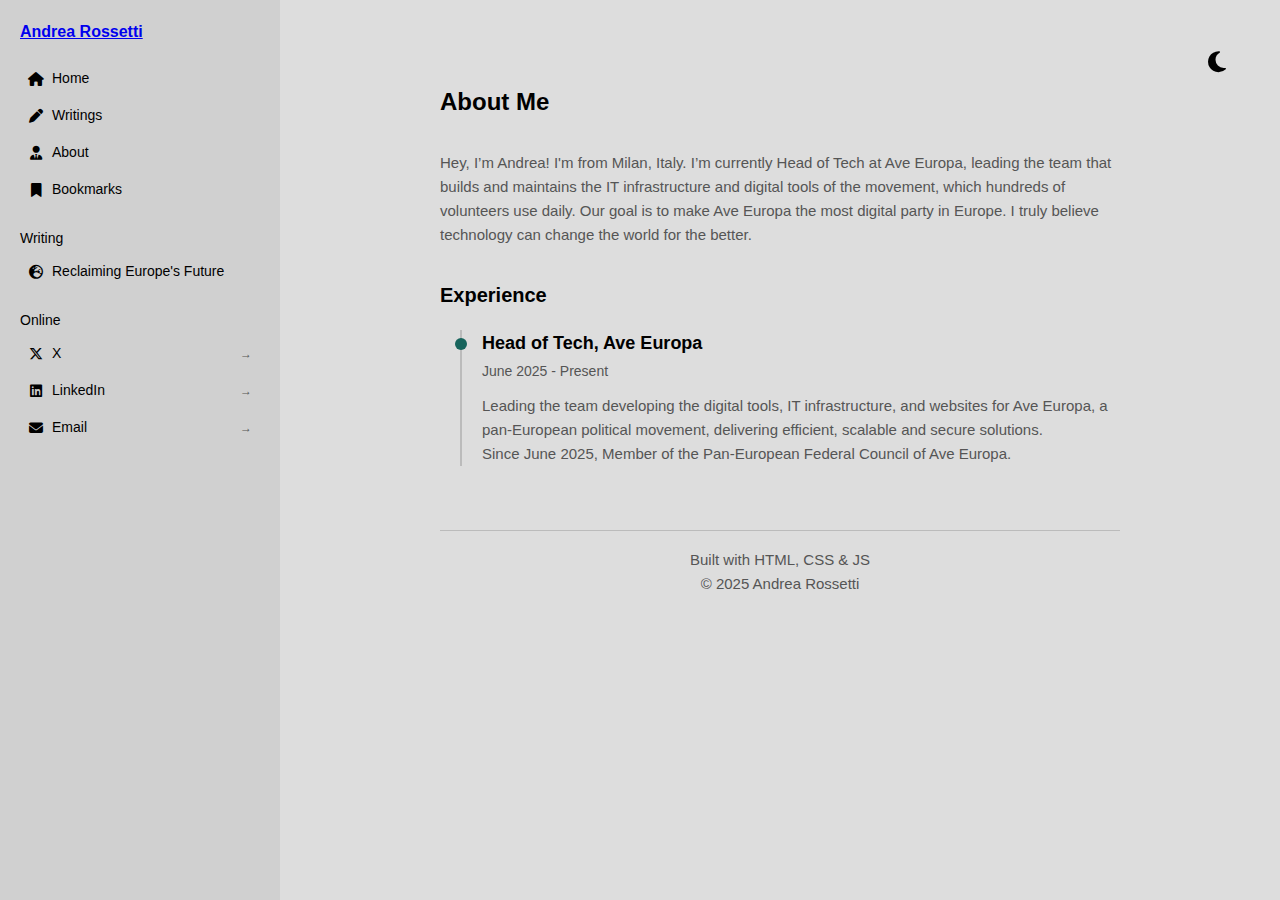
<file: pages/about.html>
<!DOCTYPE html>
<html lang="en">
    <head>
        <meta charset="UTF-8">
        <meta name="viewport" content="width=device-width, initial-scale=1.0">
        <title>About Me - Andrea Rossetti</title>
        <link rel="stylesheet" href="../style.css">
        <link rel="stylesheet" href="https://cdnjs.cloudflare.com/ajax/libs/font-awesome/6.7.0/css/all.min.css">
    </head>
    <body>
        <nav id="sidebar-placeholder" class="sidebar"></nav>
        <button id="theme-toggle" class="theme-toggle"><i class="fas fa-moon"></i></button>
        <main>
            <div class="main-content">
                <h1>About Me</h1>

                <div class="section bio-section">
                    <div class="bio-text">
                        <p>Hey, I’m Andrea! I'm from Milan, Italy. I’m currently Head of Tech at Ave Europa, leading the team that builds and maintains the IT infrastructure and digital tools of the movement, which hundreds of volunteers use daily. Our goal is to make Ave Europa the most digital party in Europe. I truly believe technology can change the world for the better.</p>
                    </div>
                </div>
<!--
                <div class="section experience-section">
                    <h2>Education</h2>
                    <div class="timeline">
                        <div class="timeline-item">
                            <div class="timeline-dot"></div>
                            <div class="timeline-content">
                                <h3>University of Milan, BS in Computer Science</h3>
                                <span class="timeline-date">October 2024 - Present</span>
                                <p><b>Coursework focus</b>: Software Engineering; Networks; Databases; Data Analysis; Programming; Economical, Ethical, Social, and Legal Aspects of IT.</p>
                            </div>
                        </div>
                        <div class="timeline-item">
                            <div class="timeline-dot"></div>
                            <div class="timeline-content">
                                <h3>Liceo Scientifico A. Tosi, Baccalaureate Diploma</h3>
                                <span class="timeline-date">September 2019 - July 2023</span>
                                <p>Final Grade, Italian System: 100.</p>
                                <p><b>Coursework focus</b>: Mathematics, Physics, Computer Science, Chemistry, Biology, History, Philosophy.</p>
                                <p><b>Additional Notes</b>: Completed the 5-year program in 4 years, graduating one year ahead of the standard timeline.</p>
                            </div>
                        </div>
                    </div>
                </div>
-->

                <div class="section experience-section">
                    <h2>Experience</h2>
                    <div class="timeline">
                        <div class="timeline-item">
                            <div class="timeline-dot"></div>
                            <div class="timeline-content">
                                <h3>Head of Tech, Ave Europa</h3>
                                <span class="timeline-date">June 2025 - Present</span>
                                <p>Leading the team developing the digital tools, IT infrastructure, and websites for Ave Europa, a pan-European political movement, delivering efficient, scalable and secure solutions.</p>
                                <p>Since June 2025, Member of the Pan-European Federal Council of Ave Europa.</p>
                            </div>
                        </div>
                    </div>
                </div>
<!--
                <div class="section skills-section">
                    <h2>Skills</h2>
                    <div class="grid-layout">
                        <div class="grid-item">
                            <i class="fa-solid fa-code"></i>
                            <h3>General Programming</h3>
                            <p>C, Python, Go, Javascript, C++</p>
                        </div>
                        <div class="grid-item">
                            <i class="fa-solid fa-network-wired"></i>
                            <h3>Networks</h3>
                            <p>C, Python</p>
                        </div>
                        <div class="grid-item">
                            <i class="fa-solid fa-brain"></i>
                            <h3>Machine Learning</h3>
                            <p>Python - Torch, Tensorflow, C</p>
                        </div>
                        <div class="grid-item">
                            <i class="fa-solid fa-window-restore"></i>
                            <h3>Web Development</h3>
                            <p>HTML, CSS, JavaScript, React</p>
                        </div>
                        <div class="grid-item">
                            <i class="fa-solid fa-chart-simple"></i>
                            <h3>Data Analysis</h3>
                            <p>Python - Numpy, Pandas, Matplotlib</p>
                        </div>
                        <div class="grid-item">
                            <i class="fa-solid fa-square-binary"></i>
                            <h3>Low-Level Programming</h3>
                            <p>C, Assembly</p>
                        </div>
                    </div>
                </div>
            </div>
-->

            <footer class="site-footer">
                <p>Built with HTML, CSS & JS</p>
                <p>© 2025 Andrea Rossetti</p>
            </footer>
        </main>

        <button id="back-to-top">↑</button>

        <script src="../js/theme-toggle.js"></script>
        <script src="../js/back-to-top.js"></script>
        <script src="../js/sidebar.js"></script>

        <script data-goatcounter="https://andrearossetti.goatcounter.com/count" async src="//gc.zgo.at/count.js"></script>
    </body>
</html>
</file>
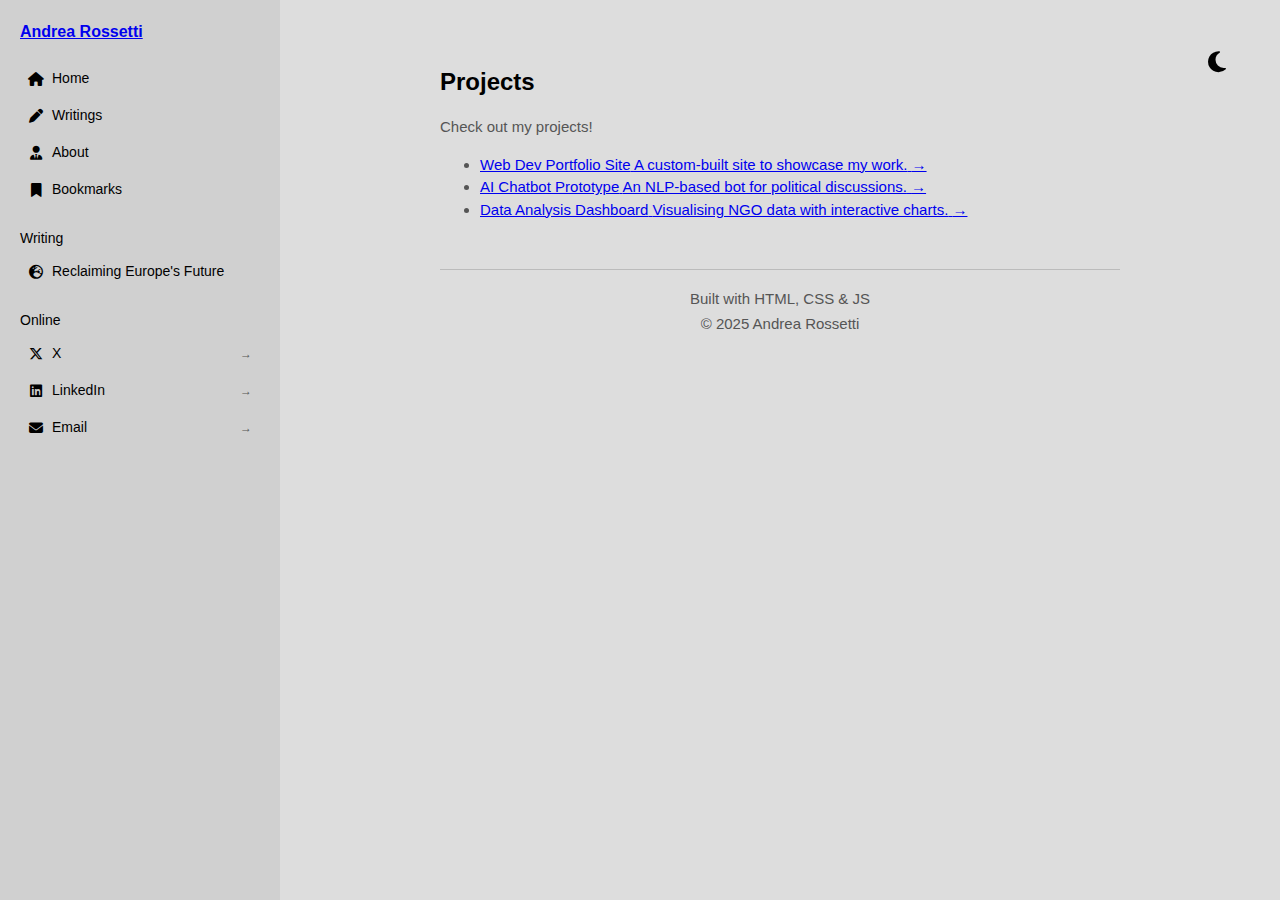
<file: pages/project.html>
<!DOCTYPE html>
<html lang="en">
    <head>
        <meta charset="UTF-8">
        <meta name="viewport" content="width=device-width, initial-scale=1.0">
        <title>Projects - Andrea Rossetti</title>
        <link rel="stylesheet" href="../style.css">
        <link rel="stylesheet" href="https://cdnjs.cloudflare.com/ajax/libs/font-awesome/6.5.2/css/all.min.css">
    </head>
    <body>
        <nav id="sidebar-placeholder" class="sidebar"></nav>
        <button id="theme-toggle" class="theme-toggle"><i class="fas fa-moon"></i></button>
        <main>
            <div class="page-container">
                <section class="writing-content">
                    <h1>Projects</h1>
                    <p>Check out my projects!</p>
                    <ul class="article-list">
                        <li>
                            <a href="./projects/project1.html">
                                <span class="article-title">Web Dev Portfolio Site</span>
                                <span class="article-subtitle">A custom-built site to showcase my work.</span>
                                <span class="article-arrow">→</span>
                            </a>
                        </li>
                        <li>
                            <a href="./projects/project2.html">
                                <span class="article-title">AI Chatbot Prototype</span>
                                <span class="article-subtitle">An NLP-based bot for political discussions.</span>
                                <span class="article-arrow">→</span>
                            </a>
                        </li>
                        <li>
                            <a href="./projects/project3.html">
                                <span class="article-title">Data Analysis Dashboard</span>
                                <span class="article-subtitle">Visualising NGO data with interactive charts.</span>
                                <span class="article-arrow">→</span>
                            </a>
                        </li>
                    </ul>
                </section>
                <footer class="site-footer">
                    <p>Built with HTML, CSS & JS</p>
                    <p>&copy; 2025 Andrea Rossetti</p>
                </footer>
            </div>
        </main>

        <script src="../js/sidebar.js"></script>
        <script src="../js/theme-toggle.js"></script>
        <button id="back-to-top" title="Back to Top">↑</button>
        <script src="../js/back-to-top.js"></script>
    </body>
</html>
</file>
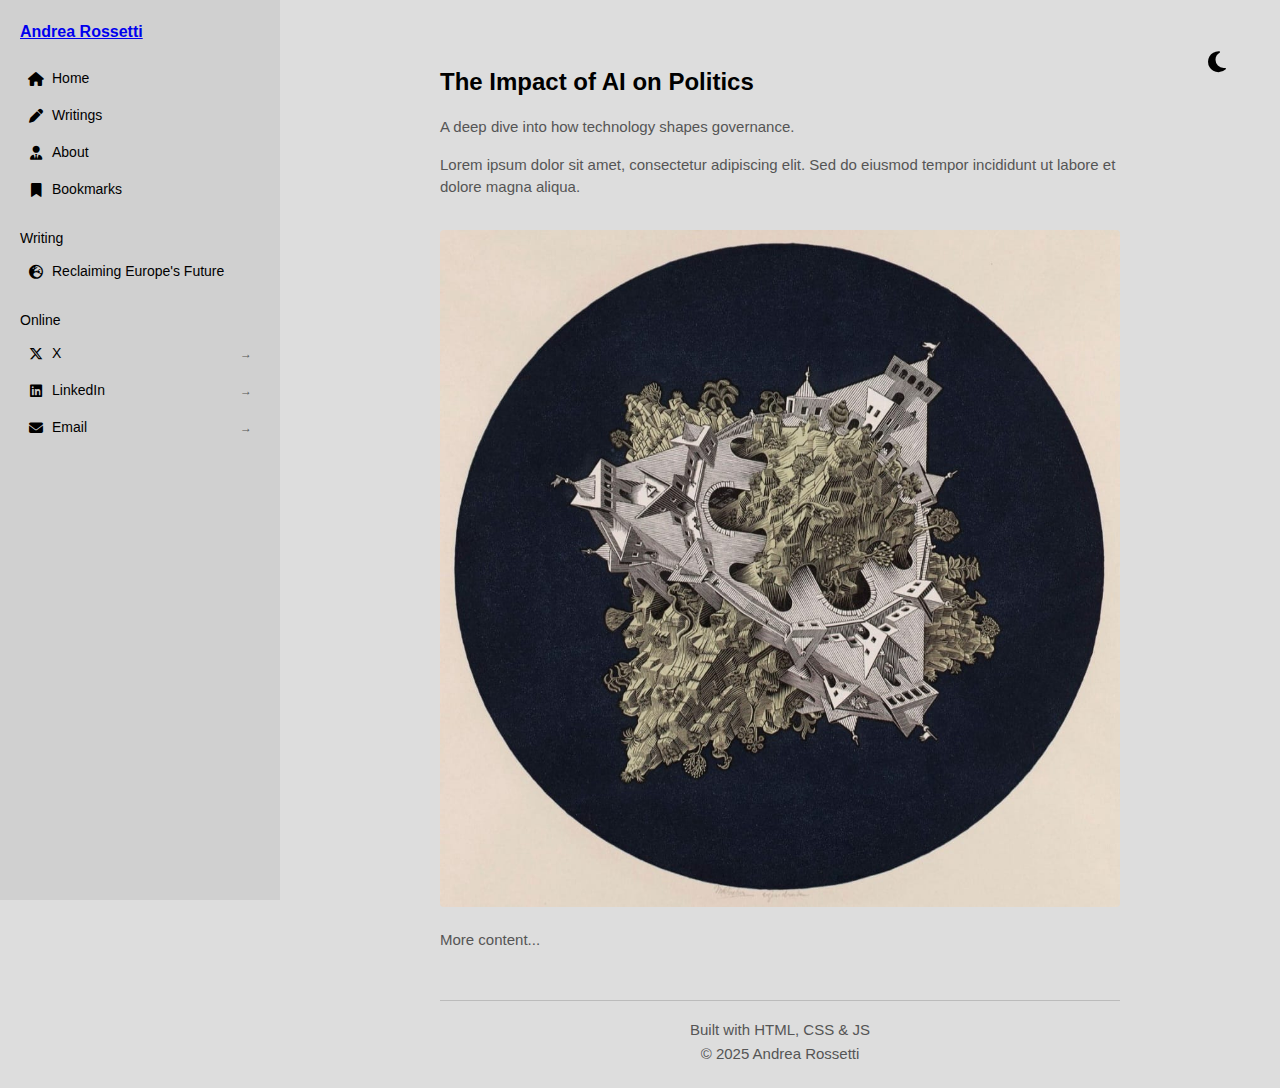
<file: posts/essay1.html>
<!DOCTYPE html>
<html lang="en">
    <head>
        <meta charset="UTF-8">
        <meta name="viewport" content="width=device-width, initial-scale=1.0">
        <title>The Impact of AI on Politics - Andrea Rossetti</title>
        <link rel="stylesheet" href="../style.css">
        <link rel="stylesheet" href="https://cdnjs.cloudflare.com/ajax/libs/font-awesome/6.5.2/css/all.min.css">
    </head>
    <body>
        <nav id="sidebar-placeholder" class="sidebar"></nav>
        <button id="theme-toggle" class="theme-toggle"><i class="fas fa-moon"></i></button>
        <main>
            <div class="page-container">
                <section class="writing-content">
                    <h1>The Impact of AI on Politics</h1>
                    <p>A deep dive into how technology shapes governance.</p>
                    <!-- Add your full article content here -->
                    <p>Lorem ipsum dolor sit amet, consectetur adipiscing elit. Sed do eiusmod tempor incididunt ut labore et dolore magna aliqua.</p>
                    <img src="../img/profile-pic.jpg" alt="Article image">
                    <p>More content...</p>
                </section>
                <footer class="site-footer">
                    <p>Built with HTML, CSS & JS</p>
                    <p>&copy; 2025 Andrea Rossetti</p>
                </footer>
            </div>
        </main>

        <script src="../js/sidebar.js"></script>
        <script src="../js/theme-toggle.js"></script>
        <button id="back-to-top" title="Back to Top">↑</button>
        <script src="../js/back-to-top.js"></script>
    </body>
</html>
</file>
<file: style.css>
@import url('./css/colors.css');

/* ******* */
/* GLOBAL */
/* ******* */

body {
    margin: 0;
    font-family: -apple-system, BlinkMacSystemFont, 'Segoe UI', Roboto, sans-serif;
    line-height: 1.5;
    background: var(--background);
    color: var(--text-color);
    display: flex;
    flex-direction: column;
    min-height: 100vh;
}

/* **** */
/* PAGE */
/* **** */

main {
    margin-left: 440px;
    padding: 48px 32px 20px;
    max-width: 800px;
    display: flex;
    flex-direction: column;
    flex-grow: 1;
    box-sizing: border-box;
}

main h1 {
    font-size: 24px;
    font-weight: 600;
    margin-bottom: 16px;
}

main h2 {
    font-size: 20px;
    font-weight: 600;
}

main p, main ul {
    font-size: 15px;
    color: var(--secondary-text);
}

main img {
    width: 100%;
    height: auto;
    margin-top: 16px;
    border-radius: 4px;
}

.site-footer {
    text-align: center;
    padding: 16px 0 0;
    border-top: 1px solid var(--border-color);
    margin-top: 48px;
    font-size: 0.8rem;
    color: var(--secondary-text);
}

.site-footer p {
    margin: 2px 0;
}

/* Back to Top Button */
#back-to-top {
    color: var(--text-color);
    position: fixed;
    bottom: 20px;
    right: 20px;
    padding: 10px 15px;
    background: var(--background);
    border: 1px solid var(--border-color);
    border-radius: 4px;
    cursor: pointer;
    display: none;
    font-size: 16px;
    z-index: 1000;
    transition: opacity 0.3s;
}

#back-to-top:hover {
    background: var(--sidebar-hover);
}

html {
    scroll-behavior: smooth;
}

/* Light-Dark theme toggle */
.theme-toggle {
    position: fixed;
    top: 48px;
    right: 48px;
    background: transparent;
    border: none;
    font-size: 24px;
    cursor: pointer;
    z-index: 1001;
    color: var(--text-color);
    transition: color 0.3s, top 0.3s ease;
}

.theme-toggle:hover {
    color: var(--accent-color);
}

/* ******* */
/* SIDEBAR */
/* ******* */

.sidebar {
    position: fixed;
    left: 0;
    top: 0;
    width: 280px;
    height: 100vh;
    overflow-y: auto;
    background: var(--sidebar-bg);
    color: var(--text-color);
    padding: 20px;
    box-sizing: border-box;
    font-size: 14px;
}

.sidebar-header {
    margin-bottom: 20px;
}

.sidebar-header h1 {
    font-size: 16px;
    margin: 0;
    font-weight: 600;
}

.menu, .sub-menu {
    list-style: none;
    padding: 0;
    margin: 0;
}

.menu li, .sub-menu li {
    margin-bottom: 8px;
}

.menu a, .sub-menu a {
    color: var(--text-color);
    text-decoration: none;
    display: flex;
    align-items: center;
    padding: 4px 8px;
    border-radius: 4px;
    transition: none;
}

.menu a:hover, .sub-menu a:hover {
    background: var(--sidebar-hover);
}

.menu li.active a {
    background: var(--sidebar-active-bg);
    color: var(--sidebar-active-text);
}

.menu i, .sub-menu i {
    margin-right: 8px;
    font-size: 14px;
    width: 16px;
    text-align: center;
}

.link a::after {
    content: ' →';
    margin-left: auto;
    color: var(--secondary-text);
    font-size: 12px;
}

.section-title {
    font-size: 14px;
    color: var(--text-color);
    margin: 24px 0 8px 0;
    font-weight: 400;
}

.location {
    margin-top: 24px;
}

.sub-menu li.active a {
    background: var(--sidebar-active-bg);
    color: var(--sidebar-active-text);
}

.sub-item {
    display: flex;
    align-items: center;
    padding: 4px 8px;
    font-size: 14px;
}

.sub-item i {
    margin-right: 8px;
    font-size: 14px;
    width: 16px;
    text-align: center;
}

/* Mobile Header */
.mobile-header {
    display: none;
    position: fixed;
    top: 0;
    left: 0;
    width: 100%;
    background: var(--sidebar-bg);
    color: var(--text-color);
    padding: 12px 16px;
    box-sizing: border-box;
    z-index: 1001;
    align-items: center;
    justify-content: space-between;
}

.mobile-name {
    font-size: 16px;
    font-weight: 600;
}

.mobile-menu-toggle {
    background: transparent;
    border: none;
    color: var(--text-color);
    font-size: 24px;
    cursor: pointer;
    transition: color 0.2s;
}

.mobile-menu-toggle:hover {
    color: var(--accent-color);
}

/* ********* */
/* UNIVERSAL */
/* ********* */

.main-content {
    max-width: 860px;
    padding: 20px 0 0;
    flex-grow: 1;
    display: flex;
    flex-direction: column;
}

.section {
    margin-bottom: 16px;
}

.section h2 {
    margin-bottom: 20px;
    display: flex;
    align-items: center;
    justify-content: space-between;
    width: 100%;
}

.bio-text {
    flex: 1;
}

.bio-text p {
    font-size: 15px;
    color: var(--secondary-text);
    line-height: 1.6;
    margin-bottom: 16px;
}

.bio-text p:last-child {
    margin-bottom: 0;
}

.item-list {
    list-style: none;
    padding: 0;
    margin: 0;
}

.item-list li {
    display: flex;
    align-items: center;
    justify-content: space-between;
    padding: 16px 0;
    transition: transform 0.2s, box-shadow 0.2s;
}

.item-list li:hover {
    transform: translateY(-2px);
    box-shadow: 0 4px 12px var(--shadow-color);
    color: var(--accent-color);
}

.item-list a {
    display: flex;
    align-items: center;
    width: 100%;
    text-decoration: none;
    color: inherit;
    transition: color 0.2s;
    padding: 0 20px;
}

.item-title {
    font-size: 16px;
    font-weight: 600;
    margin-right: 16px;
}

.item-subtitle {
    font-size: 14px;
    color: var(--secondary-text);
    flex-grow: 1;
}

.item-arrow {
    font-size: 14px;
    color: var(--text-color);
    margin-left: auto;
}

.item-list li:hover .item-arrow {
    color: var(--accent-color);
}

.section-read-more {
    display: block;
    font-size: 14px;
    color: var(--secondary-text);
    text-align: right;
    text-decoration: none;
    margin-top: 20px;
    transition: color 0.2s;
}

.section-read-more:hover {
    color: var(--accent-color);
    text-decoration: underline;
}

/* Timeline */
.timeline {
    position: relative;
    margin-left: 20px;
    padding-left: 20px;
    border-left: 2px solid var(--border-color);
}

.timeline-item {
    margin-bottom: 32px;
    position: relative;
}

.timeline-item:last-child {
    margin-bottom: 0px;
}

.timeline-dot {
    position: absolute;
    left: -27px;
    top: 8px;
    width: 12px;
    height: 12px;
    background: var(--accent-color);
    border-radius: 50%;
}

.timeline-content h3 {
    font-size: 18px;
    margin: 0 0 4px;
    color: var(--text-color);
}

.timeline-date {
    font-size: 14px;
    color: var(--secondary-text);
    display: block;
    margin-bottom: 12px;
}

.timeline-content p {
    font-size: 15px;
    color: var(--secondary-text);
    line-height: 1.6;
    margin: 0;
}

/* Grid Layout */
.grid-layout {
    display: grid;
    grid-template-columns: repeat(auto-fit, minmax(200px, 1fr));
    gap: 24px;
}

.grid-item {
    background: var(--background);
    border-radius: 8px;
    padding: 20px;
    text-align: center;
    transition: transform 0.2s, box-shadow 0.2s;
}

.grid-item:hover {
    transform: translateY(-2px);
    box-shadow: 0 4px 12px var(--shadow-color);
}

.grid-item i {
    font-size: 32px;
    color: var(--accent-color);
    margin-bottom: 12px;
    display: block;
}

.grid-item h3 {
    font-size: 16px;
    margin: 0 0 8px;
    color: var(--text-color);
}

.grid-item p {
    font-size: 14px;
    color: var(--secondary-text);
    margin: 0;
    line-height: 1.5;
}

/* Home-Specific */
.intro-container {
    display: flex;
    align-items: flex-start;
    gap: 32px;
    padding: 20px 0 0;
}

.intro-content {
    flex: 1;
    max-width: 560px;
}

.intro-content a {
    color: inherit;
    font-weight: 600;
    text-decoration: underline 1px;
    text-underline-offset: 1.5px;
    transition: color 0.2s, text-decoration 0.2s;
}

.intro-content a:hover {
    color: var(--accent-color);
    text-decoration: underline;
}

.intro-image {
    position: relative;
    width: 280px;
    aspect-ratio: 1/1;
    flex-shrink: 0;
    perspective: 1000px;
    border-radius: 50%;
    margin-top: auto;
    margin-bottom: auto;
}

.flipper {
    width: 100%;
    height: 100%;
    transition: transform 0.6s ease;
    transform-style: preserve-3d;
}

.intro-image:hover .flipper {
    transform: rotateY(180deg);
}

.front, .back {
    position: absolute;
    width: 100%;
    height: 100%;
    backface-visibility: hidden;
    border-radius: 50%;
    clip-path: circle(50%);
    background-size: cover;
    background-position: center top;
    background-repeat: no-repeat;
    filter: drop-shadow(0 4px 8px var(--shadow-color));
}

.back {
    transform: rotateY(180deg);
}

.pin-icon {
    font-size: 14px;
    color: var(--text-color);
}

.socials-container {
    display: flex;
    gap: 16px;
}

.social-link {
    color: var(--text-color);
    text-decoration: none;
    font-size: 15px;
    display: flex;
    align-items: center;
    transition: color 0.2s, text-decoration 0.2s;
}

.social-link i {
    margin-right: 8px;
}

.social-link:hover {
    color: var(--accent-color);
    text-decoration: underline;
}

/* Markdown post content */
#post-content {
    line-height: 1.6;
    font-size: 15px;
    color: var(--text-color);
}

#post-content p {
    margin-bottom: 16px;
}

#post-content a {
    color: var(--secondary-color);
    text-decoration: underline 1px;
    text-underline-offset: 1.5px;
    transition: color 0.2s;
}

#post-content a:hover {
    color: var(--accent-color);
    text-decoration: underline 2px;
}

#post-content ul, #post-content ol {
    margin-bottom: 16px;
    padding-left: 20px;
}

#post-content li {
    margin-bottom: 8px;
}

#post-content h1, #post-content h2, #post-content h3, #post-content h4, #post-content h5, #post-content h6 {
    font-weight: 600;
    margin-top: 24px;
    margin-bottom: 12px;
}

#post-content h1 {
    font-size: 24px;
}

#post-content h2 {
    font-size: 20px;
}

#post-content h3 {
    font-size: 18px;
}

#post-content h4 {
    font-size: 16px;
}

#post-content h5 {
    font-size: 14px;
}

#post-content h6 {
    font-size: 12px;
}

#post-content li {
    margin-bottom: 0px;
}

#post-content code {
    background: var(--border-color);
    color: var(--accent-color);
    padding: 2px 4px;
    border-radius: 4px;
    font-family: monospace;
    font-size: 14px;
}

#post-content pre {
    background: var(--sidebar-bg);
    padding: 16px;
    border-radius: 8px;
    overflow-x: auto;
    margin-bottom: 16px;
    font-family: monospace;
    font-size: 14px;
    line-height: 1.4;
}

#post-content pre code {
    background: none;
    padding: 0;
    color: var(--text-color);
}

/* ************* */
/* MEDIA QUERIES */
/* ************* */

@media (max-width: 1400px) and (min-width: 1296px) {
    main {
        margin-left: calc(280px + 160px);
        margin-right: 160px;
        padding: 48px 32px 20px;
        max-width: 800px;
        display: flex;
        flex-direction: column;
        flex-grow: 1;
        box-sizing: border-box;
    }
}

@media (max-width: 1295px) and (min-width: 1232px) {
    main {
        margin-left: calc(280px + 128px);
        margin-right: 128px;
        padding: 48px 32px 20px;
        max-width: 800px;
        display: flex;
        flex-direction: column;
        flex-grow: 1;
        box-sizing: border-box;
    }
}

@media (max-width: 1231px) and (min-width: 1168px) {
    main {
        margin-left: calc(280px + 96px);
        margin-right: 96px;
        padding: 48px 32px 20px;
        max-width: 800px;
        display: flex;
        flex-direction: column;
        flex-grow: 1;
        box-sizing: border-box;
    }
}

@media (max-width: 1167px) and (min-width: 1145px) {
    main {
        margin-left: calc(280px + 64px);
        margin-right: 64px;
        padding: 48px 32px 20px;
        max-width: 800px;
        display: flex;
        flex-direction: column;
        flex-grow: 1;
        box-sizing: border-box;
    }
}

@media (max-width: 1144px) and (min-width: 865px) {
    .sidebar {
        position: fixed;
        top: 0;
        left: 0;
        width: 100%;
        height: auto;
        transform: translateY(-100%);
        transition: transform 0.3s ease;
        z-index: 1000;
        padding: 16px;
        display: none; /* Hidden by default */
    }

    .sidebar.open {
        display: block; /* Shown when open */
        transform: translateY(48px);
    }

    .mobile-header {
        display: flex;
    }

    main {
        margin-left: 32px;
        margin-right: 32px;
        padding: 80px 32px 20px;
        max-width: 800px;
        display: flex;
        flex-direction: column;
        flex-grow: 1;
        box-sizing: border-box;
    }

    .intro-container {
        flex-direction: row;
        gap: 32px;
    }

    .intro-image {
        width: 200px;
        aspect-ratio: 1/1;
        flex-shrink: 0;
    }
}

@media (max-width: 864px) {
    .sidebar {
        position: fixed;
        top: 0;
        left: 0;
        width: 100%;
        height: auto;
        transform: translateY(-100%);
        transition: transform 0.3s ease;
        z-index: 1000;
        padding: 16px;
        display: none; /* Hidden by default */
    }

    .sidebar.open {
        display: block; /* Allow sidebar to show when open */
        transform: translateY(48px);
    }

    .intro-container {
        flex-direction: column;
    }

    .intro-image {
        width: 200px;
        aspect-ratio: 1/1;
        margin-bottom: 32px;
        margin-left: auto;
        margin-right: auto;
    }

    .intro-image:active .flipper {
        transform: rotateY(180deg);
    }

    .intro-image .flipper {
        transform: rotateY(0deg);
    }

    main {
        margin-left: 16px;
        margin-right: 16px;
        padding: 80px 32px 20px;
        width: calc(100vw - 32px);
        max-width: none;
        display: flex;
        flex-direction: column;
        flex-grow: 1;
        box-sizing: border-box;
        overflow-x: hidden;
    }

    .main-content {
        gap: 32px;
    }

    .item-list li {
        flex-direction: column;
        align-items: flex-start;
    }

    .item-list a {
        flex-direction: column;
        align-items: flex-start;
        padding: 0 16px;
    }

    .item-title {
        margin-right: 0;
        margin-bottom: 4px;
    }

    .item-subtitle {
        margin-bottom: 8px;
        margin-right: 32px;
    }

    .item-arrow {
        margin-top: 8px;
        margin-right: 32px;
        padding: 0;
    }

    .timeline {
        margin-left: 0;
        padding-left: 20px;
        border-left: 2px solid var(--border-color);
    }

    .timeline-dot {
        left: -27px;
        top: 7px;
    }

    .timeline-item {
        margin-bottom: 32px;
    }

    .grid-layout {
        grid-template-columns: 1fr;
        gap: 20px;
    }

    .socials-container {
        flex-wrap: wrap;
        gap: 16px;
    }
}
</file>
